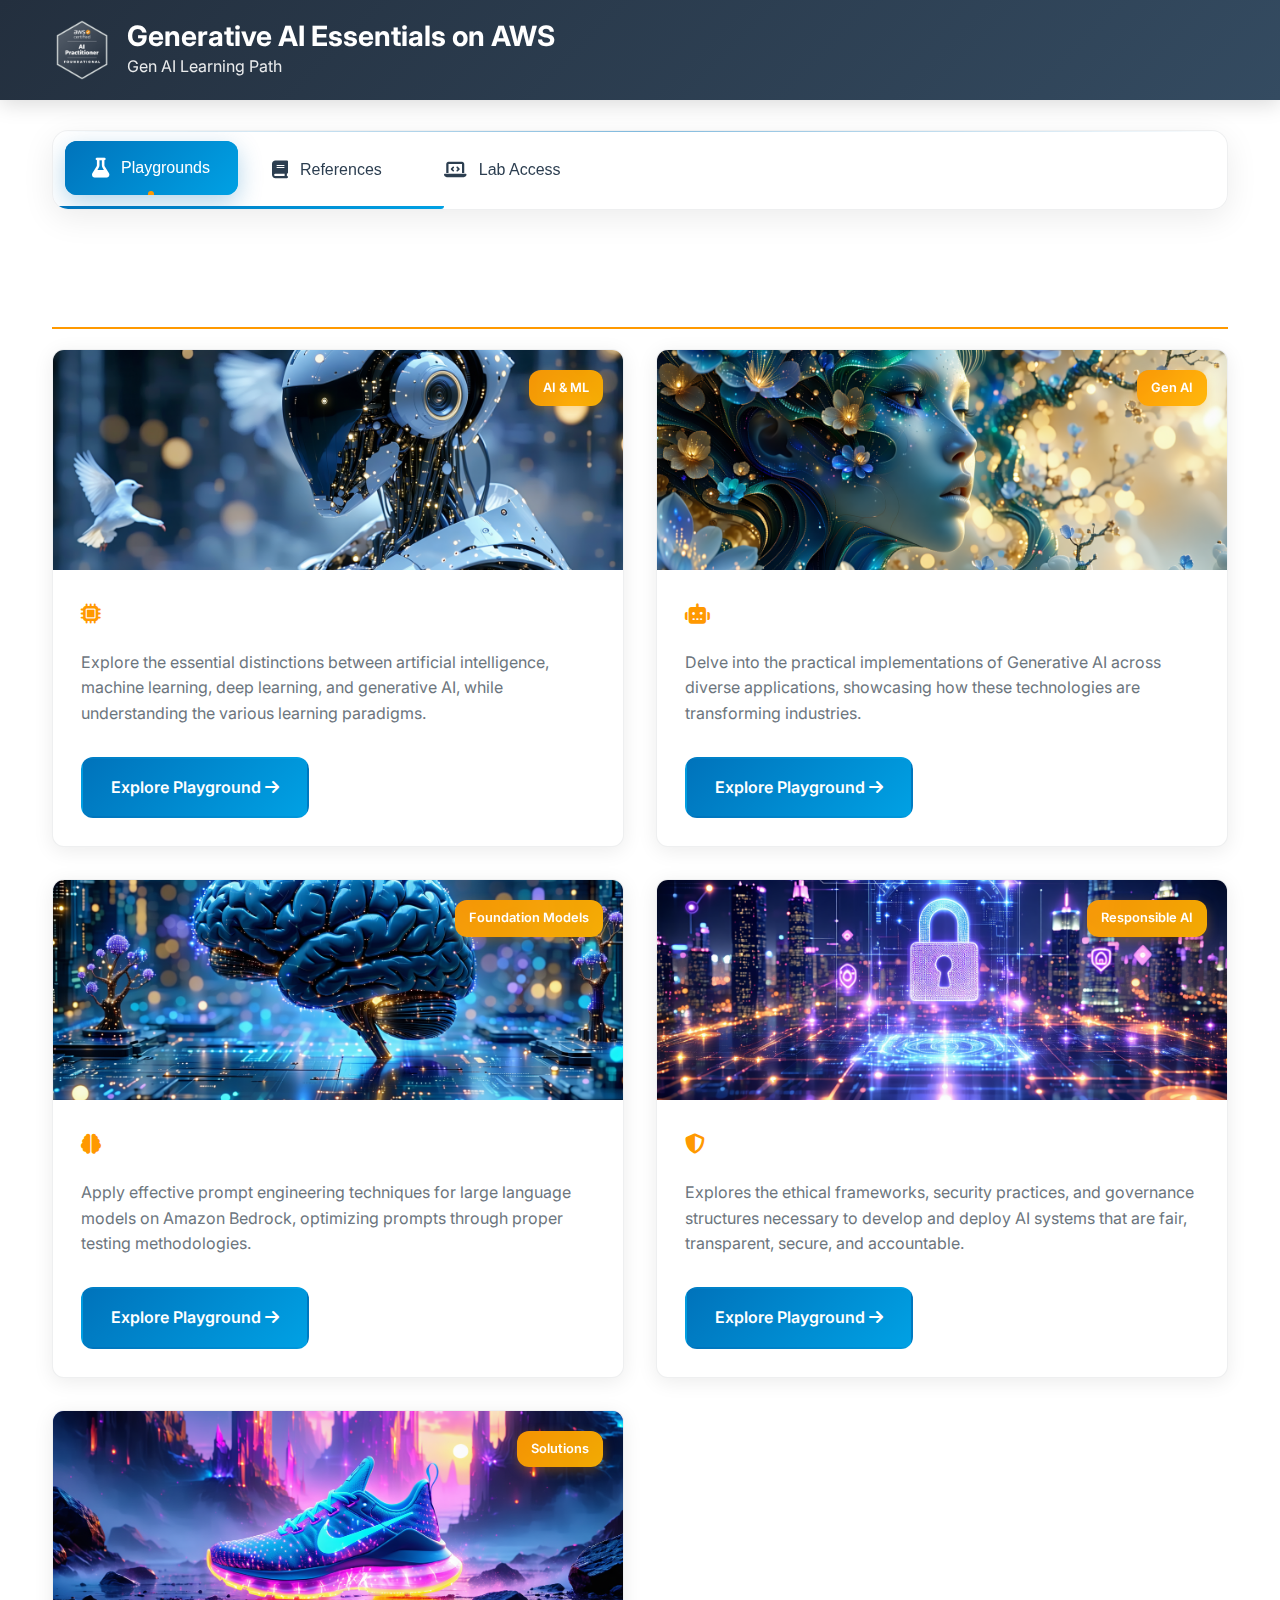
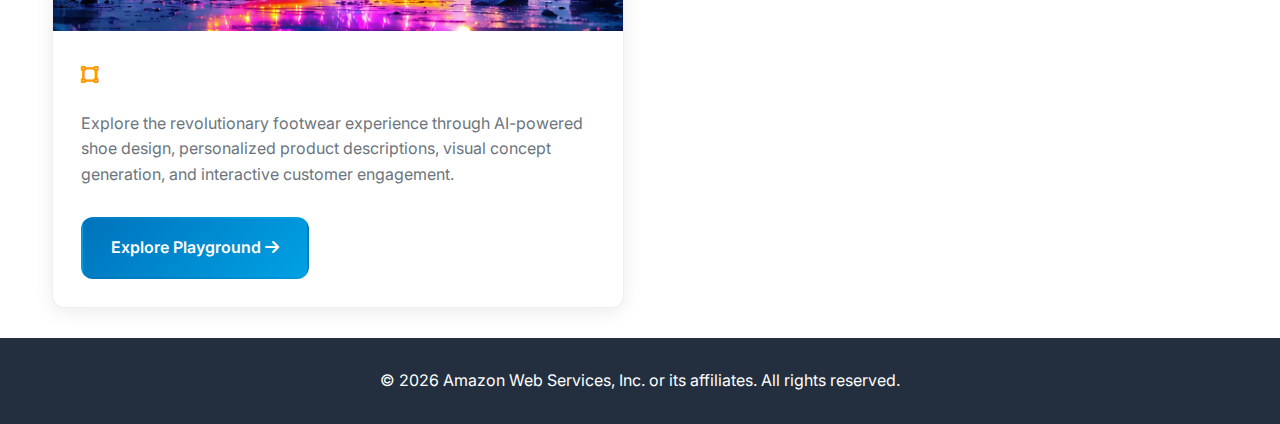
<file: session0/index.html>
<!DOCTYPE html>
<html lang="en">

<head>
  <meta charset="UTF-8">
  <title>Generative AI Essentials on AWS</title>
  <link rel="icon" type="image/x-icon" href="img/aws.svg">
  <meta name="viewport" content="width=device-width, initial-scale=1, maximum-scale=5">
  <meta name="description" content="Learn Generative AI fundamentals on AWS with interactive playgrounds and comprehensive resources">
  <meta name="theme-color" content="#232f3e">
  
  <!-- Preconnect to external domains -->
  <link rel="preconnect" href="https://fonts.googleapis.com">
  <link rel="preconnect" href="https://fonts.gstatic.com" crossorigin>
  <link rel="preconnect" href="https://cdnjs.cloudflare.com">
  
  <!-- Fonts -->
  <link href="https://fonts.googleapis.com/css2?family=Inter:wght@300;400;500;600;700&display=swap" rel="stylesheet">
  <link rel="stylesheet" href="https://cdnjs.cloudflare.com/ajax/libs/font-awesome/6.4.0/css/all.min.css">
  
  <style>
:root {
      --primary-color: #232f3e;
      --secondary-color: #ff9900;
      --accent-color: #0073bb;
      --accent-gradient: linear-gradient(135deg, #0073bb 0%, #00a1e4 100%);
      --light-bg: #ffffff;
      --lighter-bg: #fafbfc;
      --card-bg: #ffffff;
      --dark-bg: #232f3e;
      --nav-bg: rgba(255, 255, 255, 0.95);
      --nav-border: rgba(35, 47, 62, 0.08);
      --nav-shadow: 0 8px 32px rgba(0, 0, 0, 0.08);
      --border-radius: 12px;
      --nav-border-radius: 16px;
      --box-shadow: 0 4px 20px rgba(0, 0, 0, 0.08);
      --transition: all 0.3s cubic-bezier(0.4, 0, 0.2, 1);
      --transition-bounce: all 0.4s cubic-bezier(0.68, -0.55, 0.265, 1.55);
      --header-height: 80px;
      --nav-height: 70px;
      --container-max-width: min(1400px, 95vw);
      --spacing-xs: 8px;
      --spacing-sm: 12px;
      --spacing-md: 20px;
      --spacing-lg: 30px;
      --spacing-xl: 40px;
      --text-color: #2c3e50;
      --text-secondary: #6c757d;
      --border-color: #e9ecef;
      --glass-bg: rgba(255, 255, 255, 0.25);
      --glass-border: rgba(255, 255, 255, 0.18);
    }

    /* Dark mode support */
    @media (prefers-color-scheme: dark) {
      :root {
        --light-bg: #1a1f2e;
        --card-bg: #2d3748;
        --text-color: #e2e8f0;
        --text-secondary: #a0aec0;
        --nav-bg: rgba(45, 55, 72, 0.95);
        --nav-border: rgba(255, 255, 255, 0.08);
      }
    }

    * {
      box-sizing: border-box;
      margin: 0;
      padding: 0;
    }

    html {
      scroll-behavior: smooth;
      -webkit-text-size-adjust: 100%;
    }

    body {
      font-family: 'Inter', -apple-system, BlinkMacSystemFont, 'Segoe UI', Roboto, Oxygen, Ubuntu, sans-serif;
      line-height: 1.6;
      color: var(--text-color, #333);
      background-color: var(--light-bg);
      min-height: 100vh;
      display: flex;
      flex-direction: column;
    }

    /* Utility Classes */
    .container {
      width: 100%;
      max-width: var(--container-max-width);
      margin: 0 auto;
      padding: 0 var(--spacing-md);
    }

    .visually-hidden {
      position: absolute;
      width: 1px;
      height: 1px;
      padding: 0;
      margin: -1px;
      overflow: hidden;
      clip: rect(0, 0, 0, 0);
      white-space: nowrap;
      border: 0;
    }

    /* Header Styles */
    .header {
      background: linear-gradient(135deg, var(--primary-color) 0%, #344b61 100%);
      color: white;
      padding: var(--spacing-md) 0;
      box-shadow: 0 4px 20px rgba(0, 0, 0, 0.15);
      position: sticky;
      top: 0;
      z-index: 1000;
      backdrop-filter: blur(10px);
    }

    .header-container {
      display: flex;
      align-items: center;
      justify-content: space-between;
      flex-wrap: wrap;
      gap: var(--spacing-md);
    }

    .header-logo {
      display: flex;
      align-items: center;
      gap: clamp(10px, 2vw, 15px);
    }

    .header-logo img {
      height: clamp(40px, 8vw, 60px);
      width: auto;
      object-fit: contain;
    }

    .header-title h1 {
      font-size: clamp(1.2rem, 4vw, 1.75rem);
      font-weight: 700;
      margin: 0;
      line-height: 1.2;
    }

    .header-title p {
      font-size: clamp(0.875rem, 2vw, 1rem);
      opacity: 0.9;
      margin: 0;
    }

    /* Modern Mobile Menu Toggle */
    .mobile-menu-toggle {
      display: none;
      background: var(--glass-bg);
      border: 1px solid var(--glass-border);
      color: white;
      padding: 12px;
      border-radius: var(--border-radius);
      cursor: pointer;
      font-size: 1.2rem;
      transition: var(--transition);
      backdrop-filter: blur(10px);
      position: relative;
      overflow: hidden;
    }

    .mobile-menu-toggle::before {
      content: '';
      position: absolute;
      top: 0;
      left: -100%;
      width: 100%;
      height: 100%;
      background: linear-gradient(90deg, transparent, rgba(255, 255, 255, 0.2), transparent);
      transition: left 0.5s;
    }

    .mobile-menu-toggle:hover::before {
      left: 100%;
    }

    .mobile-menu-toggle:hover {
      background: rgba(255, 255, 255, 0.2);
      transform: scale(1.05);
    }

    /* Modern Navigation Wrapper */
    .nav-wrapper {
      background: var(--nav-bg);
      border-radius: var(--nav-border-radius);
      margin: var(--spacing-lg) 0;
      box-shadow: var(--nav-shadow);
      border: 1px solid var(--nav-border);
      backdrop-filter: blur(20px);
      position: relative;
      overflow: hidden;
    }

    .nav-wrapper::before {
      content: '';
      position: absolute;
      top: 0;
      left: 0;
      right: 0;
      height: 1px;
      background: linear-gradient(90deg, transparent, var(--accent-color), transparent);
      opacity: 0.5;
    }

    /* Modern Navigation Tabs */
    .nav-tabs {
      display: flex;
      overflow-x: auto;
      padding: 8px;
      gap: 4px;
      scrollbar-width: none;
      -ms-overflow-style: none;
      -webkit-overflow-scrolling: touch;
    }

    .nav-tabs::-webkit-scrollbar {
      display: none;
    }

    .nav-tab {
      padding: clamp(14px, 2.5vw, 18px) clamp(20px, 4vw, 28px);
      cursor: pointer;
      white-space: nowrap;
      font-weight: 500;
      font-size: clamp(0.875rem, 1.8vw, 1rem);
      color: var(--text-color);
      border-radius: var(--border-radius);
      transition: var(--transition);
      display: flex;
      align-items: center;
      gap: var(--spacing-sm);
      position: relative;
      user-select: none;
      -webkit-tap-highlight-color: transparent;
      background: transparent;
      border: none;
      min-height: 54px;
      text-decoration: none;
      overflow: hidden;
    }

    .nav-tab::before {
      content: '';
      position: absolute;
      top: 0;
      left: 0;
      right: 0;
      bottom: 0;
      background: var(--accent-gradient);
      opacity: 0;
      transition: opacity 0.3s ease;
      z-index: -1;
    }

    .nav-tab i {
      font-size: clamp(1rem, 2vw, 1.125rem);
      transition: var(--transition);
    }

    .nav-tab .nav-label {
      position: relative;
      z-index: 1;
    }

    .nav-tab:hover {
      color: white;
      transform: translateY(-2px);
      box-shadow: 0 8px 25px rgba(0, 115, 187, 0.25);
    }

    .nav-tab:hover::before {
      opacity: 1;
    }

    .nav-tab:hover i {
      transform: scale(1.1);
    }

    .nav-tab.active {
      color: white;
      background: var(--accent-gradient);
      transform: translateY(-2px);
      box-shadow: 0 8px 25px rgba(0, 115, 187, 0.3);
    }

    .nav-tab.active::before {
      opacity: 1;
    }

    .nav-tab.active i {
      transform: scale(1.1);
    }

    /* Active tab indicator */
    .nav-tab.active::after {
      content: '';
      position: absolute;
      bottom: -2px;
      left: 50%;
      transform: translateX(-50%);
      width: 6px;
      height: 6px;
      background: var(--secondary-color);
      border-radius: 50%;
      animation: pulse 2s infinite;
    }

    @keyframes pulse {
      0% {
        box-shadow: 0 0 0 0 rgba(255, 153, 0, 0.7);
      }
      70% {
        box-shadow: 0 0 0 10px rgba(255, 153, 0, 0);
      }
      100% {
        box-shadow: 0 0 0 0 rgba(255, 153, 0, 0);
      }
    }

    /* Progress indicator */
    .nav-progress {
      position: absolute;
      bottom: 0;
      left: 0;
      height: 3px;
      background: var(--accent-gradient);
      transition: var(--transition);
      border-radius: 0 0 var(--nav-border-radius) var(--nav-border-radius);
    }

    /* Main content */
    main {
      flex: 1;
    }

    .content-section {
      display: none;
      padding: var(--spacing-lg) 0;
      animation: fadeInUp 0.5s ease-out;
    }

    .content-section.active {
      display: block;
    }

    @keyframes fadeInUp {
      from {
        opacity: 0;
        transform: translateY(30px);
      }
      to {
        opacity: 1;
        transform: translateY(0);
      }
    }

    .section-title {
      font-size: clamp(1.5rem, 3vw, 1.75rem);
      font-weight: 600;
      margin-bottom: var(--spacing-md);
      color: white;
      border-bottom: 2px solid var(--secondary-color);
      padding-bottom: var(--spacing-sm);
      display: flex;
      align-items: center;
      gap: var(--spacing-sm);
    }

    /* Card styles */
    .card-grid {
      display: grid;
      grid-template-columns: repeat(auto-fill, minmax(min(100%, 320px), 1fr));
      gap: clamp(1rem, 2vw, 1.25rem);
      margin-bottom: var(--spacing-lg);
    }

    .card {
      background-color: var(--card-bg, white);
      border-radius: var(--border-radius);
      box-shadow: var(--box-shadow);
      overflow: hidden;
      transition: var(--transition);
      height: 100%;
      display: flex;
      flex-direction: column;
      transform: translateZ(0);
      will-change: transform;
    }

    .card:hover {
      transform: translateY(-8px);
      box-shadow: 0 20px 40px rgba(0, 0, 0, 0.12);
    }

    .card-header {
      background: linear-gradient(135deg, var(--primary-color) 0%, #344b61 100%);
      color: white;
      padding: clamp(16px, 2.5vw, 20px);
    }

    .card-header h3 {
      margin: 0;
      font-size: clamp(1.125rem, 2vw, 1.25rem);
      font-weight: 600;
    }

    .card-body {
      padding: clamp(16px, 2.5vw, 20px);
      flex-grow: 1;
    }

    .resource-list {
      list-style-type: none;
      padding: 0;
    }

    .resource-item {
      margin-bottom: clamp(12px, 1.8vw, 15px);
      padding-bottom: clamp(12px, 1.8vw, 15px);
      border-bottom: 1px solid #eee;
    }

    .resource-item:last-child {
      margin-bottom: 0;
      padding-bottom: 0;
      border-bottom: none;
    }

    .resource-link {
      display: flex;
      align-items: center;
      color: var(--accent-color);
      text-decoration: none;
      font-weight: 500;
      transition: var(--transition);
      font-size: clamp(0.875rem, 1.5vw, 1rem);
      padding: 6px 0;
      border-radius: 6px;
    }

    .resource-link:hover,
    .resource-link:focus {
      color: var(--secondary-color);
      transform: translateX(8px);
      background: rgba(0, 115, 187, 0.05);
      padding-left: 8px;
    }

    .resource-link:focus {
      outline: 2px solid var(--accent-color);
      outline-offset: 2px;
    }

    .resource-index {
      background: var(--accent-gradient);
      color: white;
      min-width: 32px;
      height: 32px;
      display: flex;
      align-items: center;
      justify-content: center;
      border-radius: 50%;
      margin-right: clamp(10px, 1.8vw, 12px);
      font-size: clamp(0.75rem, 1.5vw, 0.875rem);
      font-weight: 600;
      flex-shrink: 0;
      box-shadow: 0 2px 8px rgba(0, 115, 187, 0.3);
    }

    /* Enhanced Playground section */
    .playground-grid {
      display: grid;
      grid-template-columns: repeat(auto-fill, minmax(min(100%, 380px), 1fr));
      gap: clamp(1.5rem, 3vw, 2rem);
    }

    .playground-card {
      background-color: var(--card-bg, white);
      border-radius: var(--border-radius);
      box-shadow: var(--box-shadow);
      overflow: hidden;
      transition: var(--transition);
      height: 100%;
      display: flex;
      flex-direction: column;
      border: 1px solid var(--nav-border);
    }

    .playground-card:hover {
      transform: translateY(-10px) scale(1.02);
      box-shadow: 0 25px 50px rgba(0, 0, 0, 0.15);
    }

    .playground-image {
      height: clamp(180px, 28vw, 220px);
      overflow: hidden;
      position: relative;
      background: linear-gradient(135deg, #667eea 0%, #764ba2 100%);
    }

    .playground-image img {
      width: 100%;
      height: 100%;
      object-fit: cover;
      transition: transform 0.4s ease;
    }

    .playground-card:hover .playground-image img {
      transform: scale(1.15);
    }

    .playground-content {
      padding: clamp(20px, 3.5vw, 28px);
      flex: 1;
      display: flex;
      flex-direction: column;
    }

    .playground-title {
      font-size: clamp(1.125rem, 2.2vw, 1.25rem);
      font-weight: 600;
      color: white;
      margin-bottom: var(--spacing-md);
      display: flex;
      align-items: center;
      gap: var(--spacing-sm);
    }

    .playground-title i {
      color: var(--secondary-color);
      flex-shrink: 0;
    }

    .playground-description {
      color: var(--text-secondary, #666);
      font-size: clamp(0.9rem, 1.6vw, 1rem);
      margin-bottom: var(--spacing-lg);
      flex: 1;
      line-height: 1.6;
    }

    .playground-button {
      display: inline-block;
      padding: clamp(12px, 2vw, 16px) clamp(20px, 3vw, 28px);
      background: var(--accent-gradient);
      color: white;
      text-decoration: none;
      border-radius: var(--border-radius);
      font-weight: 600;
      font-size: clamp(0.9rem, 1.6vw, 1rem);
      transition: var(--transition-bounce);
      text-align: center;
      border: 2px solid transparent;
      align-self: flex-start;
      position: relative;
      overflow: hidden;
    }

    .playground-button::before {
      content: '';
      position: absolute;
      top: 0;
      left: -100%;
      width: 100%;
      height: 100%;
      background: linear-gradient(90deg, transparent, rgba(255, 255, 255, 0.2), transparent);
      transition: left 0.5s;
    }

    .playground-button:hover::before {
      left: 100%;
    }

    .playground-button:hover,
    .playground-button:focus {
      background: linear-gradient(135deg, #005d96 0%, #007bb8 100%);
      transform: translateY(-3px) scale(1.05);
      box-shadow: 0 10px 25px rgba(0, 115, 187, 0.4);
    }

    .playground-button:focus {
      outline: none;
      border-color: white;
    }

    .playground-badge {
      position: absolute;
      top: var(--spacing-md);
      right: var(--spacing-md);
      background: linear-gradient(135deg, rgba(255, 153, 0, 0.95) 0%, rgba(255, 179, 0, 0.95) 100%);
      color: white;
      padding: 8px 14px;
      border-radius: var(--border-radius);
      font-size: clamp(0.75rem, 1.5vw, 0.8rem);
      font-weight: 600;
      backdrop-filter: blur(10px);
      box-shadow: 0 4px 12px rgba(255, 153, 0, 0.3);
    }

    /* Footer */
    footer {
      background-color: var(--dark-bg);
      color: white;
      padding: var(--spacing-lg) 0;
      margin-top: auto;
      text-align: center;
    }

    .footer-content {
      font-size: clamp(0.875rem, 1.5vw, 1rem);
    }

    /* Loading skeleton */
    .skeleton {
      animation: skeleton-loading 1.5s ease-in-out infinite alternate;
    }

    @keyframes skeleton-loading {
      0% {
        background-color: hsl(200, 20%, 80%);
      }
      100% {
        background-color: hsl(200, 20%, 95%);
      }
    }

    /* Enhanced Responsive Design */
    
    /* Small devices (phones, less than 576px) */
    @media (max-width: 575.98px) {
      :root {
        --container-max-width: 100%;
        --spacing-md: 15px;
        --nav-border-radius: 12px;
      }

      .mobile-menu-toggle {
        display: block;
      }

      .nav-wrapper {
        margin: var(--spacing-md) 0;
        border-radius: var(--nav-border-radius);
      }

      .nav-tabs {
        flex-direction: column;
        max-height: 0;
        overflow: hidden;
        transition: max-height 0.4s cubic-bezier(0.4, 0, 0.2, 1);
        padding: 0;
      }

      .nav-tabs.mobile-open {
        max-height: 500px;
        padding: 8px;
      }

      .nav-tab {
        width: 100%;
        margin-bottom: 4px;
        justify-content: flex-start;
      }

      .nav-tab.active::after {
        display: none;
      }

      .card-grid {
        grid-template-columns: 1fr;
      }

      .playground-grid {
        grid-template-columns: 1fr;
      }

      .header-container {
        justify-content: space-between;
      }
    }

    /* Medium devices (tablets, 576px and up) */
    @media (min-width: 576px) and (max-width: 767.98px) {
      .card-grid {
        grid-template-columns: repeat(2, 1fr);
      }

      .playground-grid {
        grid-template-columns: repeat(auto-fill, minmax(300px, 1fr));
      }
    }

    /* Large devices (desktops, 768px and up) */
    @media (min-width: 768px) {
      .nav-tabs {
        gap: 6px;
        padding: 12px;
      }

      .playground-grid {
        grid-template-columns: repeat(auto-fill, minmax(380px, 1fr));
      }
    }

    /* Extra large devices (large desktops, 1200px and up) */
    @media (min-width: 1200px) {
      .card-grid {
        grid-template-columns: repeat(auto-fill, minmax(380px, 1fr));
      }

      .playground-grid {
        grid-template-columns: repeat(auto-fill, minmax(420px, 1fr));
      }
    }

    /* Print styles */
    @media print {
      .header,
      footer,
      .nav-wrapper {
        display: none;
      }

      .content-section {
        display: block !important;
      }

      .card {
        break-inside: avoid;
        box-shadow: none;
        border: 1px solid #ddd;
      }
    }

    /* Accessibility improvements */
    @media (prefers-reduced-motion: reduce) {
      *,
      *::before,
      *::after {
        animation-duration: 0.01ms !important;
        animation-iteration-count: 1 !important;
        transition-duration: 0.01ms !important;
        scroll-behavior: auto !important;
      }
    }

    /* High contrast mode */
    @media (prefers-contrast: high) {
      :root {
        --box-shadow: 0 0 0 2px currentColor;
      }

      .card,
      .playground-card {
        border: 2px solid currentColor;
      }
    }

    /* Touch device optimizations */
    @media (hover: none) and (pointer: coarse) {
      .nav-tab,
      .playground-button,
      .resource-link {
        min-height: 48px;
        display: flex;
        align-items: center;
      }
    }
  </style>
</head>

<body>
  <!-- Skip to main content for accessibility -->
  <a href="#main-content" class="visually-hidden">Skip to main content</a>

  <!-- Header -->
  <header class="header" role="banner">
    <div class="header-container container">
      <div class="header-logo">
        <img src="img/AWS-Certified-AI-Practitioner.png" alt="AWS Certified AI Practitioner Logo" loading="lazy">
        <div class="header-title">
          <h1>Generative AI Essentials on AWS</h1>
          <p>Gen AI Learning Path</p>
        </div>
      </div>
      <div class="header-auth" style="display:flex;align-items:center;gap:12px;">
        <span class="header-user" id="header-user" style="display:none;color:#fff;font-size:0.9rem;font-family:'Inter',sans-serif;"></span>
        <a href="/auth/logout" class="auth-btn" id="btn-signout" style="display:none;background:#FF9900;color:#fff;padding:8px 16px;border-radius:4px;text-decoration:none;font-weight:600;font-size:0.875rem;font-family:'Inter',sans-serif;">Sign Out</a>
        <a href="#" class="auth-btn" id="btn-signin" onclick="signIn(); return false;" style="background:#FF9900;color:#fff;padding:8px 16px;border-radius:4px;text-decoration:none;font-weight:600;font-size:0.875rem;font-family:'Inter',sans-serif;">Sign In</a>
      </div>
      <button class="mobile-menu-toggle" id="mobileMenuToggle" aria-label="Toggle navigation menu" aria-expanded="false">
        <i class="fas fa-bars"></i>
      </button>
    </div>
  </header>

  <!-- Banner shown to unauthenticated users -->
  <div class="auth-banner" id="auth-banner" style="background:#232f3e;color:#fff;text-align:center;padding:10px;font-size:0.9rem;font-family:'Inter',sans-serif;">
    <i class="fas fa-lock" aria-hidden="true"></i>&nbsp;
    <a href="#" onclick="signIn(); return false;" style="color:#FF9900;text-decoration:underline;">Sign in</a> to access the playgrounds
  </div>
  <style>.auth-banner.hidden{display:none;}.playground-button.locked{opacity:0.7;pointer-events:none;background:#6c757d;cursor:not-allowed;}.playground-button.locked:hover{transform:none;box-shadow:none;}</style>

  <!-- Main Content -->
  <main id="main-content">
    <div class="container">
      <!-- Enhanced Navigation -->
      <nav class="nav-wrapper" role="navigation" aria-label="Main navigation">
        <div class="nav-tabs" id="navTabs">
          <button class="nav-tab active" onclick="openSection('playgrounds')" aria-current="page">
            <i class="fas fa-flask" aria-hidden="true"></i>
            <span class="nav-label">Playgrounds</span>
          </button>
          <button class="nav-tab" onclick="openSection('references')">
            <i class="fas fa-book" aria-hidden="true"></i>
            <span class="nav-label">References</span>
          </button>
          <button class="nav-tab" onclick="openSection('labaccess')">
            <i class="fas fa-laptop-code" aria-hidden="true"></i>
            <span class="nav-label">Lab Access</span>
          </button>
        </div>
        <div class="nav-progress" id="navProgress"></div>
      </nav>

      <!-- Content Sections -->
      
      <!-- Playgrounds Section -->
      <section id="playgrounds" class="content-section active" aria-label="AI Playgrounds">
        <h2 class="section-title">
          <i class="fas fa-flask" aria-hidden="true"></i>
          AI Playgrounds
        </h2>
        <div class="playground-grid">
          <!-- ML Fundamentals -->
          <article class="playground-card">
            <div class="playground-image">
              <img src="img/robot2.png" alt="Machine Learning visualization" loading="lazy">
              <span class="playground-badge">AI & ML</span>
            </div>
            <div class="playground-content">
              <h3 class="playground-title">
                <i class="fas fa-microchip" aria-hidden="true"></i>
                Machine Learning Basics
              </h3>
              <p class="playground-description">
                Explore the essential distinctions between artificial intelligence, machine learning, deep learning, and
                generative AI, while understanding the various learning paradigms.
              </p>
              <a href="/genai-1/" target="_blank" rel="noopener" class="playground-button locked">
                <i class="fas fa-lock" aria-hidden="true"></i> Sign in to Explore
              </a>
            </div>
          </article>

          <!-- GenAI in Practice -->
          <article class="playground-card">
            <div class="playground-image">
              <img src="img/ai.png" alt="Generative AI visualization" loading="lazy">
              <span class="playground-badge">Gen AI</span>
            </div>
            <div class="playground-content">
              <h3 class="playground-title">
                <i class="fas fa-robot" aria-hidden="true"></i>
                Fundamentals of Generative AI
              </h3>
              <p class="playground-description">
                Delve into the practical implementations of Generative AI across diverse applications, showcasing how
                these technologies are transforming industries.
              </p>
              <a href="/genai-2/" target="_blank" rel="noopener" class="playground-button locked">
                <i class="fas fa-lock" aria-hidden="true"></i> Sign in to Explore
              </a>
              <!-- <a href="/genai-2/" target="_blank" rel="noopener" class="playground-button">
                Coming Soon
              </a> -->
            </div>
          </article>

          <!-- Prompt Engineering -->
          <article class="playground-card">
            <div class="playground-image">
              <img src="img/brain.png" alt="Foundation models visualization" loading="lazy">
              <span class="playground-badge">Foundation Models</span>
            </div>
            <div class="playground-content">
              <h3 class="playground-title">
                <i class="fas fa-brain" aria-hidden="true"></i>
                Applications of Foundation Models
              </h3>
              <p class="playground-description">
                Apply effective prompt engineering techniques for large language models on Amazon Bedrock, optimizing
                prompts through proper testing methodologies.
              </p>
              <a href="/genai-3/" target="_blank" rel="noopener" class="playground-button locked">
                <i class="fas fa-lock" aria-hidden="true"></i> Sign in to Explore
              </a>
            </div>
          </article>

          <!-- Responsible AI -->
          <article class="playground-card">
            <div class="playground-image">
              <img src="img/key.png" alt="Security and governance visualization" loading="lazy">
              <span class="playground-badge">Responsible AI</span>
            </div>
            <div class="playground-content">
              <h3 class="playground-title">
                <i class="fas fa-shield-alt" aria-hidden="true"></i>
                Responsible AI, Security, and Governance
              </h3>
              <p class="playground-description">
                Explores the ethical frameworks, security practices, and governance structures necessary to develop and deploy AI systems that are fair, transparent, secure, and accountable.
              </p>
              <a href="/genai-4/" target="_blank" rel="noopener" class="playground-button locked">
                <i class="fas fa-lock" aria-hidden="true"></i> Sign in to Explore
              </a>
            </div>
          </article>

          <!-- Gen AI Solution -->
          <article class="playground-card">
            <div class="playground-image">
              <img src="img/shoe.png" alt="Gen AI solutions visualization" loading="lazy">
              <span class="playground-badge">Solutions</span>
            </div>
            <div class="playground-content">
              <h3 class="playground-title">
                <i class="fas fa-vector-square" aria-hidden="true"></i>
                Gen AI Solution
              </h3>
              <p class="playground-description">
                Explore the revolutionary footwear experience through AI-powered shoe design, personalized product descriptions, visual concept generation, and interactive customer engagement.
              </p>
              <a href="/genai-5/" target="_blank" rel="noopener" class="playground-button locked">
                <i class="fas fa-lock" aria-hidden="true"></i> Sign in to Explore
              </a>
            </div>
          </article>
        </div>
      </section>

      <!-- References (All Sessions + Resources Combined) -->
      <section id="references" class="content-section" aria-label="References">
        <h2 class="section-title">
          <i class="fas fa-book" aria-hidden="true"></i>
          References
        </h2>
        <div class="card-grid">
          <article class="card">
            <div class="card-header">
              <h3>AI Fundamentals</h3>
            </div>
            <div class="card-body">
              <ul class="resource-list">
                <li class="resource-item">
                  <a href="https://aws.amazon.com/what-is/artificial-intelligence/" target="_blank" rel="noopener" class="resource-link">
                    <span class="resource-index">01</span>
                    What Is Artificial Intelligence?
                  </a>
                </li>
                <li class="resource-item">
                  <a href="https://aws.amazon.com/what-is/machine-learning/" target="_blank" rel="noopener" class="resource-link">
                    <span class="resource-index">02</span>
                    What Is Machine Learning?
                  </a>
                </li>
                <li class="resource-item">
                  <a href="https://aws.amazon.com/what-is/deep-learning/" target="_blank" rel="noopener" class="resource-link">
                    <span class="resource-index">03</span>
                    What is Deep Learning?
                  </a>
                </li>
                <li class="resource-item">
                  <a href="https://aws.amazon.com/what-is/generative-ai/" target="_blank" rel="noopener" class="resource-link">
                    <span class="resource-index">04</span>
                    What Is Generative AI?
                  </a>
                </li>
              </ul>
            </div>
          </article>

          <article class="card">
            <div class="card-header">
              <h3>Learning Approaches</h3>
            </div>
            <div class="card-body">
              <ul class="resource-list">
                <li class="resource-item">
                  <a href="https://aws.amazon.com/compare/the-difference-between-machine-learning-supervised-and-unsupervised/" target="_blank" rel="noopener" class="resource-link">
                    <span class="resource-index">05</span>
                    Supervised vs. Unsupervised Learning
                  </a>
                </li>
                <li class="resource-item">
                  <a href="https://aws.amazon.com/what-is/mlops/" target="_blank" rel="noopener" class="resource-link">
                    <span class="resource-index">06</span>
                    What is MLOps?
                  </a>
                </li>
                <li class="resource-item">
                  <a href="https://aws.amazon.com/ai/machine-learning/" target="_blank" rel="noopener" class="resource-link">
                    <span class="resource-index">07</span>
                    Machine learning on AWS
                  </a>
                </li>
              </ul>
            </div>
          </article>

          <article class="card">
            <div class="card-header">
              <h3>AWS AI Services</h3>
            </div>
            <div class="card-body">
              <ul class="resource-list">
                <li class="resource-item">
                  <a href="https://docs.aws.amazon.com/sagemaker/latest/dg/whatis.html" target="_blank" rel="noopener" class="resource-link">
                    <span class="resource-index">08</span>
                    What is Amazon SageMaker AI?
                  </a>
                </li>
                <li class="resource-item">
                  <a href="https://aws.amazon.com/sagemaker/" target="_blank" rel="noopener" class="resource-link">
                    <span class="resource-index">09</span>
                    Amazon SageMaker
                  </a>
                </li>
                <li class="resource-item">
                  <a href="https://aws.amazon.com/rekognition/" target="_blank" rel="noopener" class="resource-link">
                    <span class="resource-index">10</span>
                    Amazon Rekognition
                  </a>
                </li>
                <li class="resource-item">
                  <a href="https://aws.amazon.com/personalize/" target="_blank" rel="noopener" class="resource-link">
                    <span class="resource-index">11</span>
                    Amazon Personalize
                  </a>
                </li>
              </ul>
            </div>
          </article>

          <article class="card">
            <div class="card-header">
              <h3>Foundation Models</h3>
            </div>
            <div class="card-body">
              <ul class="resource-list">
                <li class="resource-item">
                  <a href="https://aws.amazon.com/what-is/foundation-models/" target="_blank" rel="noopener" class="resource-link">
                    <span class="resource-index">12</span>
                    What are Foundation Models?
                  </a>
                </li>
                <li class="resource-item">
                  <a href="https://aws.amazon.com/what-is/transformers-in-artificial-intelligence/" target="_blank" rel="noopener" class="resource-link">
                    <span class="resource-index">13</span>
                    What are Transformers in AI?
                  </a>
                </li>
                <li class="resource-item">
                  <a href="https://aws.amazon.com/what-is/vector-databases/" target="_blank" rel="noopener" class="resource-link">
                    <span class="resource-index">14</span>
                    What is a Vector Database?
                  </a>
                </li>
              </ul>
            </div>
          </article>

          <article class="card">
            <div class="card-header">
              <h3>Amazon Bedrock</h3>
            </div>
            <div class="card-body">
              <ul class="resource-list">
                <li class="resource-item">
                  <a href="https://docs.aws.amazon.com/bedrock/latest/userguide/what-is-bedrock.html" target="_blank" rel="noopener" class="resource-link">
                    <span class="resource-index">15</span>
                    What is Amazon Bedrock?
                  </a>
                </li>
                <li class="resource-item">
                  <a href="https://docs.aws.amazon.com/bedrock/latest/userguide/inference-parameters.html" target="_blank" rel="noopener" class="resource-link">
                    <span class="resource-index">16</span>
                    Influence response generation
                  </a>
                </li>
                <li class="resource-item">
                  <a href="https://aws.amazon.com/bedrock/pricing/" target="_blank" rel="noopener" class="resource-link">
                    <span class="resource-index">17</span>
                    Amazon Bedrock pricing
                  </a>
                </li>
                <li class="resource-item">
                  <a href="https://docs.aws.amazon.com/bedrock/latest/userguide/custom-models.html" target="_blank" rel="noopener" class="resource-link">
                    <span class="resource-index">18</span>
                    Customize models for your use case
                  </a>
                </li>
              </ul>
            </div>
          </article>

          <article class="card">
            <div class="card-header">
              <h3>Generative AI</h3>
            </div>
            <div class="card-body">
              <ul class="resource-list">
                <li class="resource-item">
                  <a href="https://aws.amazon.com/ai/generative-ai/" target="_blank" rel="noopener" class="resource-link">
                    <span class="resource-index">19</span>
                    Transform business with generative AI
                  </a>
                </li>
                <li class="resource-item">
                  <a href="https://docs.aws.amazon.com/sagemaker/latest/dg/jumpstart-foundation-models-customize.html" target="_blank" rel="noopener" class="resource-link">
                    <span class="resource-index">20</span>
                    Foundation model customization
                  </a>
                </li>
                <li class="resource-item">
                  <a href="https://aws.amazon.com/sagemaker-ai/jumpstart/" target="_blank" rel="noopener" class="resource-link">
                    <span class="resource-index">21</span>
                    Amazon SageMaker JumpStart
                  </a>
                </li>
              </ul>
            </div>
          </article>

          <article class="card">
            <div class="card-header">
              <h3>Prompt Engineering & RAG</h3>
            </div>
            <div class="card-body">
              <ul class="resource-list">
                <li class="resource-item">
                  <a href="https://aws.amazon.com/what-is/prompt-engineering/" target="_blank" rel="noopener" class="resource-link">
                    <span class="resource-index">22</span>
                    What is Prompt Engineering?
                  </a>
                </li>
                <li class="resource-item">
                  <a href="https://aws.amazon.com/what-is/retrieval-augmented-generation/" target="_blank" rel="noopener" class="resource-link">
                    <span class="resource-index">23</span>
                    What is RAG (Retrieval-Augmented Generation)?
                  </a>
                </li>
                <li class="resource-item">
                  <a href="https://aws.amazon.com/blogs/aws/amazon-bedrock-model-evaluation-is-now-generally-available/" target="_blank" rel="noopener" class="resource-link">
                    <span class="resource-index">24</span>
                    Amazon Bedrock model evaluation
                  </a>
                </li>
                <li class="resource-item">
                  <a href="https://docs.aws.amazon.com/sagemaker/latest/dg/jumpstart-foundation-models-customize-prompt-engineering.html" target="_blank" rel="noopener" class="resource-link">
                    <span class="resource-index">25</span>
                    Prompt engineering for foundation models
                  </a>
                </li>
              </ul>
            </div>
          </article>

          <article class="card">
            <div class="card-header">
              <h3>Responsible AI, Security & Governance</h3>
            </div>
            <div class="card-body">
              <ul class="resource-list">
                <li class="resource-item">
                  <a href="https://aws.amazon.com/ai/responsible-ai/" target="_blank" rel="noopener" class="resource-link">
                    <span class="resource-index">26</span>
                    Responsible AI
                  </a>
                </li>
                <li class="resource-item">
                  <a href="https://docs.aws.amazon.com/sagemaker/latest/dg/governance.html" target="_blank" rel="noopener" class="resource-link">
                    <span class="resource-index">27</span>
                    Model governance
                  </a>
                </li>
                <li class="resource-item">
                  <a href="https://docs.aws.amazon.com/sagemaker/latest/dg/model-monitor.html#model-monitor-how-it-works" target="_blank" rel="noopener" class="resource-link">
                    <span class="resource-index">28</span>
                    How Amazon SageMaker Model Monitor works
                  </a>
                </li>
                <li class="resource-item">
                  <a href="https://aws.amazon.com/blogs/enterprise-strategy/responsible-ai-best-practices-promoting-responsible-and-trustworthy-ai-systems/" target="_blank" rel="noopener" class="resource-link">
                    <span class="resource-index">29</span>
                    Responsible AI Best Practices
                  </a>
                </li>
                <li class="resource-item">
                  <a href="https://aws.amazon.com/blogs/security/securing-generative-ai-an-introduction-to-the-generative-ai-security-scoping-matrix/" target="_blank" rel="noopener" class="resource-link">
                    <span class="resource-index">30</span>
                    Securing generative AI
                  </a>
                </li>
              </ul>
            </div>
          </article>

          <article class="card">
            <div class="card-header">
              <h3>Tools & Playgrounds</h3>
            </div>
            <div class="card-body">
              <ul class="resource-list">
                <li class="resource-item">
                  <a href="https://aistylist.awsplayer.com/" target="_blank" rel="noopener" class="resource-link">
                    <span class="resource-index">31</span>
                    AWS AI Stylist
                  </a>
                </li>
                <li class="resource-item">
                  <a href="https://partyrock.aws/" target="_blank" rel="noopener" class="resource-link">
                    <span class="resource-index">32</span>
                    PartyRock
                  </a>
                </li>
              </ul>
            </div>
          </article>

          <article class="card">
            <div class="card-header">
              <h3>Model Comparisons</h3>
            </div>
            <div class="card-body">
              <ul class="resource-list">
                <li class="resource-item">
                  <a href="https://artificialanalysis.ai/providers/amazon_bedrock" target="_blank" rel="noopener" class="resource-link">
                    <span class="resource-index">33</span>
                    Amazon Bedrock: Models Comparison
                  </a>
                </li>
                <li class="resource-item">
                  <a href="https://crfm.stanford.edu/helm/lite/latest/#/leaderboard" target="_blank" rel="noopener" class="resource-link">
                    <span class="resource-index">34</span>
                    HELM Leaderboard
                  </a>
                </li>
              </ul>
            </div>
          </article>

          <article class="card">
            <div class="card-header">
              <h3>Readings & Research</h3>
            </div>
            <div class="card-body">
              <ul class="resource-list">
                <li class="resource-item">
                  <a href="https://www.amazon.science/blog/responsible-ai-in-the-generative-era" target="_blank" rel="noopener" class="resource-link">
                    <span class="resource-index">35</span>
                    Responsible AI in the generative era
                  </a>
                </li>
                <li class="resource-item">
                  <a href="https://www.pinecone.io/learn/vector-embeddings/" target="_blank" rel="noopener" class="resource-link">
                    <span class="resource-index">36</span>
                    What are Vector Embeddings?
                  </a>
                </li>
              </ul>
            </div>
          </article>

          <article class="card">
            <div class="card-header">
              <h3>Additional Training</h3>
            </div>
            <div class="card-body">
              <ul class="resource-list">
                <li class="resource-item">
                  <a href="https://explore.skillbuilder.aws/" target="_blank" rel="noopener" class="resource-link">
                    <span class="resource-index">37</span>
                    Digital Training on SkillBuilder
                  </a>
                </li>
              </ul>
            </div>
          </article>
        </div>
      </section>

      <!-- Lab Access -->
      <section id="labaccess" class="content-section" aria-label="Lab Access">
        <h2 class="section-title">
          <i class="fas fa-laptop-code" aria-hidden="true"></i>
          Lab Access
        </h2>
        <div class="card-grid">
          <article class="card">
            <div class="card-header">
              <h3>AWS Training Lab</h3>
            </div>
            <div class="card-body">
              <ul class="resource-list">
                <li class="resource-item">
                  <a href="https://us-east-1.student.classrooms.aws.training/class/uSfVuFQhQHzypNjf2J3neh?accessCode=8LA9k5Kea1Zf2cERp6CVEM" target="_blank" rel="noopener" class="resource-link">
                    <span class="resource-index"><i class="fas fa-flask"></i></span>
                    Access AWS Classroom Lab
                  </a>
                </li>
              </ul>
            </div>
          </article>
        </div>
      </section>
    </div>
  </main>

  <!-- Footer -->
  <footer role="contentinfo">
    <div class="footer-content container">
      <p>&copy; 2026 Amazon Web Services, Inc. or its affiliates. All rights reserved.</p>
    </div>
  </footer>

  <script>
    // Enhanced JavaScript with progress indicator and modern interactions
    (function() {
      'use strict';

      // Mobile menu toggle
      const mobileMenuToggle = document.getElementById('mobileMenuToggle');
      const navTabs = document.getElementById('navTabs');
      const navProgress = document.getElementById('navProgress');

      if (mobileMenuToggle) {
        mobileMenuToggle.addEventListener('click', function() {
          const isOpen = navTabs.classList.toggle('mobile-open');
          this.setAttribute('aria-expanded', isOpen);
          this.innerHTML = isOpen ? '<i class="fas fa-times"></i>' : '<i class="fas fa-bars"></i>';
        });
      }

      // Update progress indicator
      function updateProgressIndicator(activeTab) {
        if (!navProgress || !activeTab) return;
        
        const tabs = document.querySelectorAll('.nav-tab');
        const activeIndex = Array.from(tabs).indexOf(activeTab);
        const progressWidth = ((activeIndex + 1) / tabs.length) * 100;
        
        navProgress.style.width = progressWidth + '%';
      }

      // Section navigation with enhanced animations
      function openSection(sectionId) {
        // Hide all content sections
        const contentSections = document.querySelectorAll('.content-section');
        contentSections.forEach(section => {
          section.classList.remove('active');
          section.setAttribute('aria-hidden', 'true');
        });

        // Show the selected content section
        const selectedSection = document.getElementById(sectionId);
        if (selectedSection) {
          selectedSection.classList.add('active');
          selectedSection.setAttribute('aria-hidden', 'false');
        }

        // Update active tab
        const navTabElements = document.querySelectorAll('.nav-tab');
        navTabElements.forEach(tab => {
          tab.classList.remove('active');
          tab.removeAttribute('aria-current');
        });

        // Find and activate the clicked tab
        const clickedTab = document.querySelector(`.nav-tab[onclick="openSection('${sectionId}')"]`);
        if (clickedTab) {
          clickedTab.classList.add('active');
          clickedTab.setAttribute('aria-current', 'page');
          updateProgressIndicator(clickedTab);
        }

        // Close mobile menu if open
        if (window.innerWidth < 576) {
          const navTabsElement = document.getElementById('navTabs');
          const mobileToggle = document.getElementById('mobileMenuToggle');
          if (navTabsElement && navTabsElement.classList.contains('mobile-open')) {
            navTabsElement.classList.remove('mobile-open');
            if (mobileToggle) {
              mobileToggle.setAttribute('aria-expanded', 'false');
              mobileToggle.innerHTML = '<i class="fas fa-bars"></i>';
            }
          }
        }

        // Smooth scroll to top on section change
        window.scrollTo({ top: 0, behavior: 'smooth' });

        // Update URL hash without scrolling
        history.replaceState(null, null, '#' + sectionId);
      }

      // Make openSection globally available
      window.openSection = openSection;

      // Handle browser back/forward buttons
      window.addEventListener('hashchange', function() {
        const hash = window.location.hash.substring(1);
        if (hash) {
          openSection(hash);
        }
      });

      // Enhanced page load handling
      document.addEventListener('DOMContentLoaded', function() {
        const hash = window.location.hash.substring(1);
        if (hash && document.getElementById(hash)) {
          openSection(hash);
        } else {
          // Initialize progress indicator for default active tab
          const activeTab = document.querySelector('.nav-tab.active');
          updateProgressIndicator(activeTab);
        }

        // Add keyboard navigation for tabs with arrow keys
        const tabs = document.querySelectorAll('.nav-tab');
        tabs.forEach((tab, index) => {
          tab.addEventListener('keydown', function(e) {
            let nextIndex;
            if (e.key === 'ArrowRight') {
              e.preventDefault();
              nextIndex = (index + 1) % tabs.length;
              tabs[nextIndex].focus();
              tabs[nextIndex].click();
            } else if (e.key === 'ArrowLeft') {
              e.preventDefault();
              nextIndex = (index - 1 + tabs.length) % tabs.length;
              tabs[nextIndex].focus();
              tabs[nextIndex].click();
            } else if (e.key === 'Home') {
              e.preventDefault();
              tabs[0].focus();
              tabs[0].click();
            } else if (e.key === 'End') {
              e.preventDefault();
              tabs[tabs.length - 1].focus();
              tabs[tabs.length - 1].click();
            }
          });
        });

        // Enhanced lazy loading with intersection observer
        if ('IntersectionObserver' in window) {
          const imageObserver = new IntersectionObserver((entries, observer) => {
            entries.forEach(entry => {
              if (entry.isIntersecting) {
                const img = entry.target;
                img.src = img.dataset.src || img.src;
                img.classList.add('loaded');
                observer.unobserve(img);
              }
            });
          }, {
            threshold: 0.1,
            rootMargin: '50px'
          });

          document.querySelectorAll('img[loading="lazy"]').forEach(img => {
            imageObserver.observe(img);
          });
        }

        // Add smooth scroll behavior for internal links
        document.querySelectorAll('a[href^="#"]').forEach(anchor => {
          anchor.addEventListener('click', function(e) {
            e.preventDefault();
            const target = document.querySelector(this.getAttribute('href'));
            if (target) {
              target.scrollIntoView({ behavior: 'smooth', block: 'start' });
            }
          });
        });

        // Add hover effects for cards
        const cards = document.querySelectorAll('.card, .playground-card');
        cards.forEach(card => {
          card.addEventListener('mouseenter', function() {
            this.style.willChange = 'transform';
          });
          
          card.addEventListener('mouseleave', function() {
            this.style.willChange = 'auto';
          });
        });
      });

      // Handle window resize with debouncing
      let resizeTimer;
      window.addEventListener('resize', function() {
        clearTimeout(resizeTimer);
        resizeTimer = setTimeout(function() {
          // Close mobile menu on resize to desktop
          if (window.innerWidth >= 576) {
            const navTabsElement = document.getElementById('navTabs');
            const mobileToggle = document.getElementById('mobileMenuToggle');
            if (navTabsElement && navTabsElement.classList.contains('mobile-open')) {
              navTabsElement.classList.remove('mobile-open');
              if (mobileToggle) {
                mobileToggle.setAttribute('aria-expanded', 'false');
                mobileToggle.innerHTML = '<i class="fas fa-bars"></i>';
              }
            }
          }
        }, 250);
      });

      // Enhanced performance monitoring
      if ('PerformanceObserver' in window) {
        const observer = new PerformanceObserver((list) => {
          list.getEntries().forEach((entry) => {
            if (entry.entryType === 'navigation') {
              console.log('Page Load Time:', entry.loadEventEnd - entry.loadEventStart, 'ms');
            }
          });
        });
        observer.observe({ entryTypes: ['navigation'] });
      }

      // Add service worker for offline support (optional)
      if ('serviceWorker' in navigator && window.location.protocol === 'https:') {
        navigator.serviceWorker.register('/sw.js').catch(function(err) {
          console.log('ServiceWorker registration failed: ', err);
        });
      }
    })();
  </script>
  <script src="js/main.js"></script>
</body>

</html>
</file>
